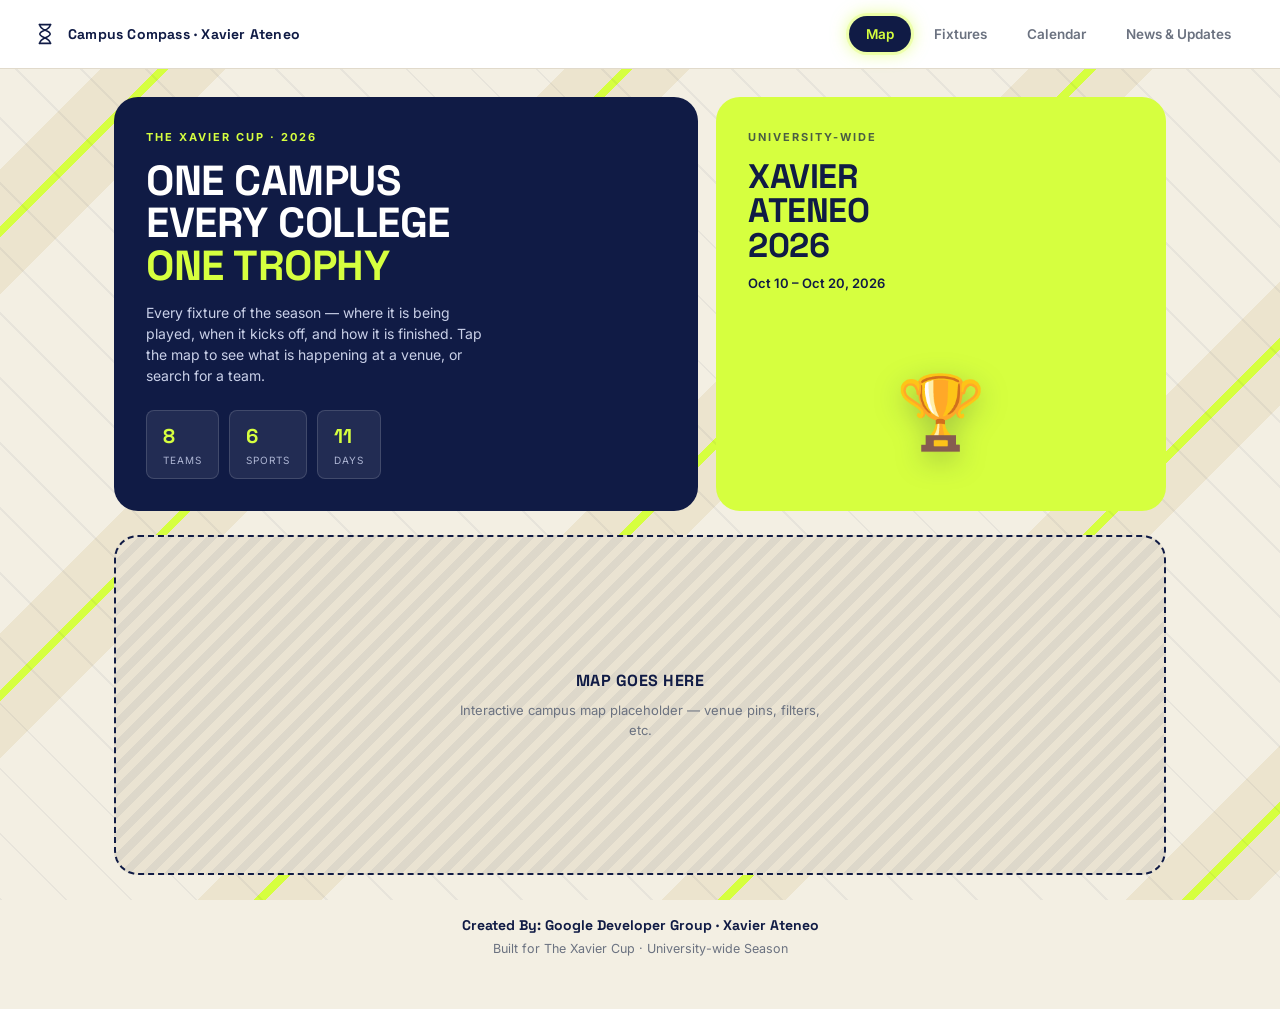
<file: docs/index.html>
<!DOCTYPE html>
<html lang="en">
<head>
  <meta charset="UTF-8">
  <meta name="viewport" content="width=device-width, initial-scale=1.0">
  <title>Campus Compass · Xavier Ateneo</title>
  <link rel="preconnect" href="https://fonts.googleapis.com">
  <link href="https://fonts.googleapis.com/css2?family=Space+Grotesk:wght@500;700&family=Inter:wght@400;500;600;700&display=swap" rel="stylesheet">
  <link rel="stylesheet" href="src/css/styles.css">
</head>
<body>

  <!-- ===== TOP BAR: logo + tabs (css/layout/navbar.css, js/navTabs.js) ===== -->
  <header class="navbar">
    <div class="brand">
      <span class="brand__mark" aria-hidden="true">
        <svg viewBox="0 0 100 100">
          <path d="M28 14h44M28 86h44" stroke="currentColor" stroke-width="6" stroke-linecap="round"/>
          <path d="M30 14c0 22 40 22 40 36s-40 14-40 36M70 14c0 22-40 22-40 36s40 14 40 36" fill="none" stroke="currentColor" stroke-width="6" stroke-linejoin="round" stroke-linecap="round"/>
        </svg>
      </span>
      <span class="brand__text">Campus Compass · Xavier Ateneo</span>
    </div>
    <nav class="nav-tabs">
      <span class="nav-pill" id="navPill" aria-hidden="true"></span>
      <button class="nav-btn active" data-tab="map">Map</button>
      <button class="nav-btn" data-tab="fixtures">Fixtures</button>
      <button class="nav-btn" data-tab="my-schedule">Calendar</button>
      <button class="nav-btn" data-tab="news">News &amp; Updates</button>
    </nav>
  </header>

  <main class="container">
    <!-- ===== MAP TAB (css/sections/map.css) ===== -->
    <section class="view" id="mapView">
      <div class="hero">
        <div class="hero-card hero-card--navy">
          <p class="hero-eyebrow">THE XAVIER CUP &middot; 2026</p>
          <h1 class="hero-title">ONE CAMPUS<br> EVERY COLLEGE<br><span> ONE TROPHY</span></h1>
          <p class="hero-copy">Every fixture of the season &mdash; where it is being played, when it kicks off, and how it is finished. Tap the map to see what is happening at a venue, or search for a team.</p>
          <div class="hero-stats">
            <div class="stat-chip"><span class="stat-num">8</span><span class="stat-label">Teams</span></div>
            <div class="stat-chip"><span class="stat-num">6</span><span class="stat-label">Sports</span></div>
            <div class="stat-chip"><span class="stat-num">11</span><span class="stat-label">Days</span></div>
          </div>
        </div>
        <div class="hero-card hero-card--lime">
          <p class="hero-eyebrow hero-eyebrow--dark">UNIVERSITY-WIDE</p>
          <h2 class="hero-title-dark">XAVIER<br>ATENEO<br>2026</h2>
          <p class="hero-dates">Oct 10 &ndash; Oct 20, 2026</p>
          <div class="hero-trophy" aria-hidden="true">🏆</div>
        </div>
      </div>

      <!-- TODO: replace this placeholder with the interactive campus map -->
      <div class="map-placeholder-note" id="campusMapSlot">
        <strong>MAP GOES HERE</strong>
        <span>Interactive campus map placeholder &mdash; venue pins, filters, etc.</span>
      </div>
    </section>

    <!-- ===== FIXTURES TAB (js/sections/fixtures/, css/sections/fixtures.css) ===== -->
    <section class="view" id="fixturesView" hidden>
      <div class="view-header">
        <svg class="view-header__icon" viewBox="0 0 100 100" aria-hidden="true"><rect x="18" y="14" width="64" height="72" rx="6" fill="none" stroke="currentColor" stroke-width="5"/><path d="M30 34h40M30 50h40M30 66h26" stroke="currentColor" stroke-width="5" stroke-linecap="round"/></svg>
        <h2>All Fixtures</h2>
        <p>Every match across the tournament, filterable by day and sport.</p>
      </div>
      <!-- filled with college logos by js/components/teamStrip.js -->
      <section class="team-strip" id="teamStripFixtures" aria-label="Teams"></section>

      <div class="featured-match" id="featuredMatch">
        <div class="featured-match__topbar">Featured Match</div>
        <div class="featured-match__pagination">
          <button id="featuredPrevDay" type="button" aria-label="Previous day">&#8249;</button>
          <span class="featured-match__date" id="featuredDateLabel"></span>
          <button id="featuredNextDay" type="button" aria-label="Next day">&#8250;</button>
        </div>
        <div class="featured-match__card-wrap" id="featuredCardSlot"></div>
      </div>

      <div class="view-controls">
        <div class="filter-group">
          <label for="dateSelect">Date</label>
          <select id="dateSelect">
            <option value="ALL">All Days (Oct 10&ndash;20)</option>
          </select>
          <label for="sportSelect">Sport</label>
          <select id="sportSelect">
            <option value="ALL">All Sports</option>
          </select>
        </div>
      </div>

      <!-- match cards are rendered here by fixturesSection.js -->
      <div id="fixturesContainer" class="fixtures-grid"></div>
    </section>

    <!-- ===== CALENDAR TAB (js/sections/calendar/, css/sections/calendar.css) ===== -->
    <section class="view" id="myScheduleView" hidden>
      <div class="view-header">
        <svg class="view-header__icon" viewBox="0 0 100 100" aria-hidden="true"><rect x="14" y="20" width="72" height="66" rx="6" fill="none" stroke="currentColor" stroke-width="5"/><path d="M14 38h72M30 12v16M70 12v16" stroke="currentColor" stroke-width="5" stroke-linecap="round"/></svg>
        <h2>My Schedule</h2>
        <p>Pick your team above, then tap a day to see when they play.</p>
      </div>
      <section class="team-strip" id="teamStripSchedule" aria-label="Teams"></section>

      <div class="calendar" id="calendar">
        <div class="calendar__head">
          <h3 id="calendarMonthLabel">October 2026</h3>
          <button class="calendar__today-btn" id="calToday">Today</button>
        </div>
        <div class="calendar__weekdays">
          <span>Sun</span><span>Mon</span><span>Tue</span><span>Wed</span><span>Thu</span><span>Fri</span><span>Sat</span>
        </div>
        <div class="calendar__grid" id="calendarGrid"></div>
      </div>

      <div class="day-detail" id="dayDetail">
        <div class="day-detail__head">
          <h3 id="dayDetailTitle">Select a team</h3>
        </div>
        <div id="dayDetailGames" class="fixtures-grid"></div>
      </div>
    </section>

    <!-- ===== NEWS & UPDATES TAB (js/sections/news/, css/sections/news.css) ===== -->
    <section class="view" id="newsView" hidden>
      <div class="view-header">
        <svg class="view-header__icon" viewBox="0 0 100 100" aria-hidden="true"><path d="M20 30h44l16-14v68l-16-14H20a6 6 0 0 1-6-6V36a6 6 0 0 1 6-6Z" fill="none" stroke="currentColor" stroke-width="5" stroke-linejoin="round"/><circle cx="34" cy="50" r="4" fill="currentColor"/><path d="M46 44h20M46 56h14" stroke="currentColor" stroke-width="5" stroke-linecap="round"/></svg>
        <h2>News &amp; Updates</h2>
        <p>Announcements and stories from every college and CSG.</p>
      </div>

      <div class="news-feature-slot" id="newsFeatureSlot"></div>

      <div class="news-carousel" id="newsCarousel">
        <div class="news-track" id="newsTrack"></div>
      </div>
      <div class="news-grid" id="newsGrid" hidden></div>
      <div class="news-see-all-wrap">
        <button class="news-see-all" id="newsSeeAll" type="button">See All</button>
      </div>

      <div class="events-section">
        <h3 class="events-heading">Upcoming Events</h3>
        <div class="events-grid" id="eventsGrid"></div>
      </div>
    </section>
  </main>

  <!-- ===== FOOTER (css/layout/page.css) ===== -->
  <footer class="site-footer">
    <p class="site-footer__name">Created By: Google Developer Group · Xavier Ateneo</p>
    <p class="footer-sub">Built for The Xavier Cup · University-wide Season</p>
  </footer>

  <!-- All JavaScript starts from main.js (ES modules, no build step) -->
  <script type="module" src="src/js/main.js"></script>
</body>
</html>
</file>
<file: docs/src/css/styles.css>
/* ============================================================
   Campus Compass: stylesheet entry point
   ------------------------------------------------------------
   index.html links only this file. It pulls in the others in
   order; later files can override earlier ones, so keep the
   order: base -> layout -> components -> sections.

   Each file keeps its own phone/tablet rules at the bottom, so
   everything about one part of the page lives in one place.
   ============================================================ */

/* Base: colours/fonts/sizes, reset, page background */
@import url("base/variables.css");
@import url("base/base.css");

/* Layout: top bar, page column, tab banners, footer */
@import url("layout/navbar.css");
@import url("layout/page.css");

/* Components: pieces used on more than one tab */
@import url("components/team-strip.css");
@import url("components/match-card.css");

/* Sections: one file per tab */
@import url("sections/map.css");
@import url("sections/fixtures.css");
@import url("sections/calendar.css");
@import url("sections/news.css");
</file>
